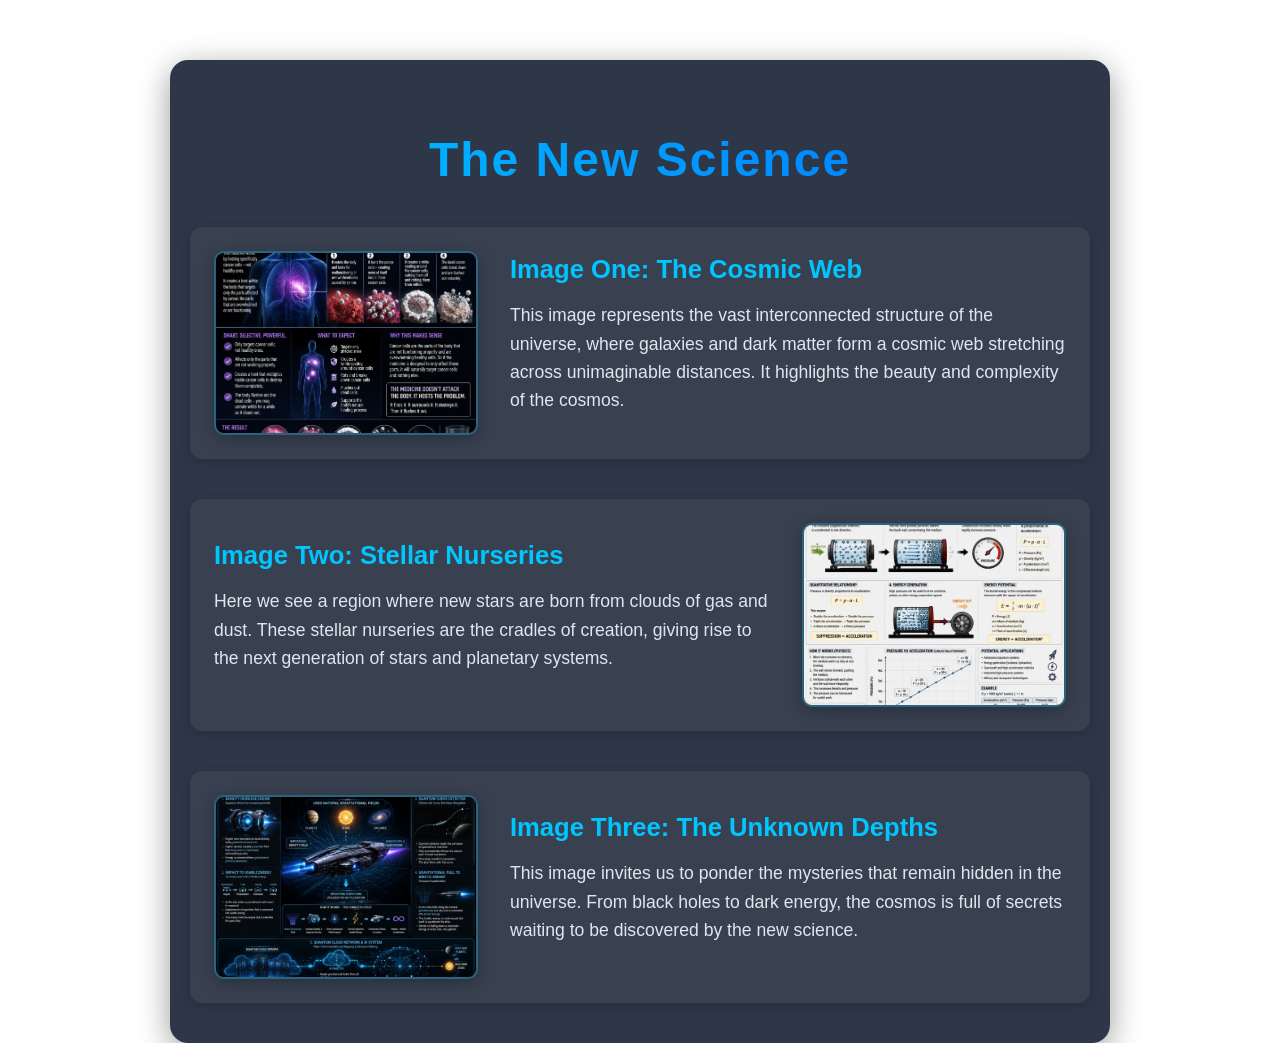
<file: index.html>
<!DOCTYPE html>
<html lang="en">
<head>
  <meta charset="UTF-8">
  <meta name="viewport" content="width=device-width, initial-scale=1.0">
  <title>The New Science</title>
  <style>
    body {
      margin: 0;
      font-family: 'Segoe UI', Arial, sans-serif;
      color: #fff;
      background: linear-gradient(135deg, #0f2027 0%, #2c5364 100%);
      min-height: 100vh;
      background-image: url('https://images.unsplash.com/photo-1462331940025-496dfbfc7564?auto=format&fit=crop&w=1500&q=80');
      background-size: cover;
      background-attachment: fixed;
      background-repeat: no-repeat;
      background-blend-mode: multiply;
    }
    .container {
      max-width: 900px;
      margin: 0 auto;
      padding: 40px 20px;
      background: rgba(10, 20, 40, 0.85);
      border-radius: 18px;
      box-shadow: 0 8px 32px rgba(0,0,0,0.4);
      margin-top: 60px;
    }
    h1 {
      text-align: center;
      font-size: 3rem;
      margin-bottom: 0.5em;
      letter-spacing: 2px;
      background: linear-gradient(90deg, #00c6ff, #0072ff);
      -webkit-background-clip: text;
      -webkit-text-fill-color: transparent;
    }
    .images-section {
      display: flex;
      flex-direction: column;
      gap: 40px;
      margin-top: 40px;
    }
    .image-block {
      display: flex;
      flex-direction: row;
      align-items: center;
      gap: 32px;
      background: rgba(255,255,255,0.05);
      border-radius: 12px;
      padding: 24px;
      box-shadow: 0 2px 12px rgba(0,0,0,0.2);
    }
    .image-block:nth-child(even) {
      flex-direction: row-reverse;
    }
    .image-block img {
      width: 260px;
      height: 180px;
      object-fit: cover;
      border-radius: 10px;
      box-shadow: 0 4px 16px rgba(0,0,0,0.3);
      border: 2px solid #00c6ff44;
    }
    .image-details {
      flex: 1;
    }
    .image-details h2 {
      margin: 0 0 12px 0;
      font-size: 1.6rem;
      color: #00c6ff;
    }
    .image-details p {
      font-size: 1.1rem;
      color: #e0e6ed;
      line-height: 1.6;
    }
    @media (max-width: 700px) {
      .image-block {
        flex-direction: column !important;
        gap: 18px;
      }
      .image-block img {
        width: 100%;
        height: 180px;
      }
    }
  </style>
</head>
<body>
  <div class="container">
    <h1>The New Science</h1>
    <div class="images-section">
      <div class="image-block">
        <img src="photo_6098349434698666859_y.jpg" alt="Universe Image 1">
        <div class="image-details">
          <h2>Image One: The Cosmic Web</h2>
          <p>This image represents the vast interconnected structure of the universe, where galaxies and dark matter form a cosmic web stretching across unimaginable distances. It highlights the beauty and complexity of the cosmos.</p>
        </div>
      </div>
      <div class="image-block">
        <img src="photo_6098349434698666858_y.jpg" alt="Universe Image 2">
        <div class="image-details">
          <h2>Image Two: Stellar Nurseries</h2>
          <p>Here we see a region where new stars are born from clouds of gas and dust. These stellar nurseries are the cradles of creation, giving rise to the next generation of stars and planetary systems.</p>
        </div>
      </div>
      <div class="image-block">
        <img src="photo_6098349434698666857_y.jpg" alt="Universe Image 3">
        <div class="image-details">
          <h2>Image Three: The Unknown Depths</h2>
          <p>This image invites us to ponder the mysteries that remain hidden in the universe. From black holes to dark energy, the cosmos is full of secrets waiting to be discovered by the new science.</p>
        </div>
      </div>
    </div>
  </div>
</body>
</html>
</file>
